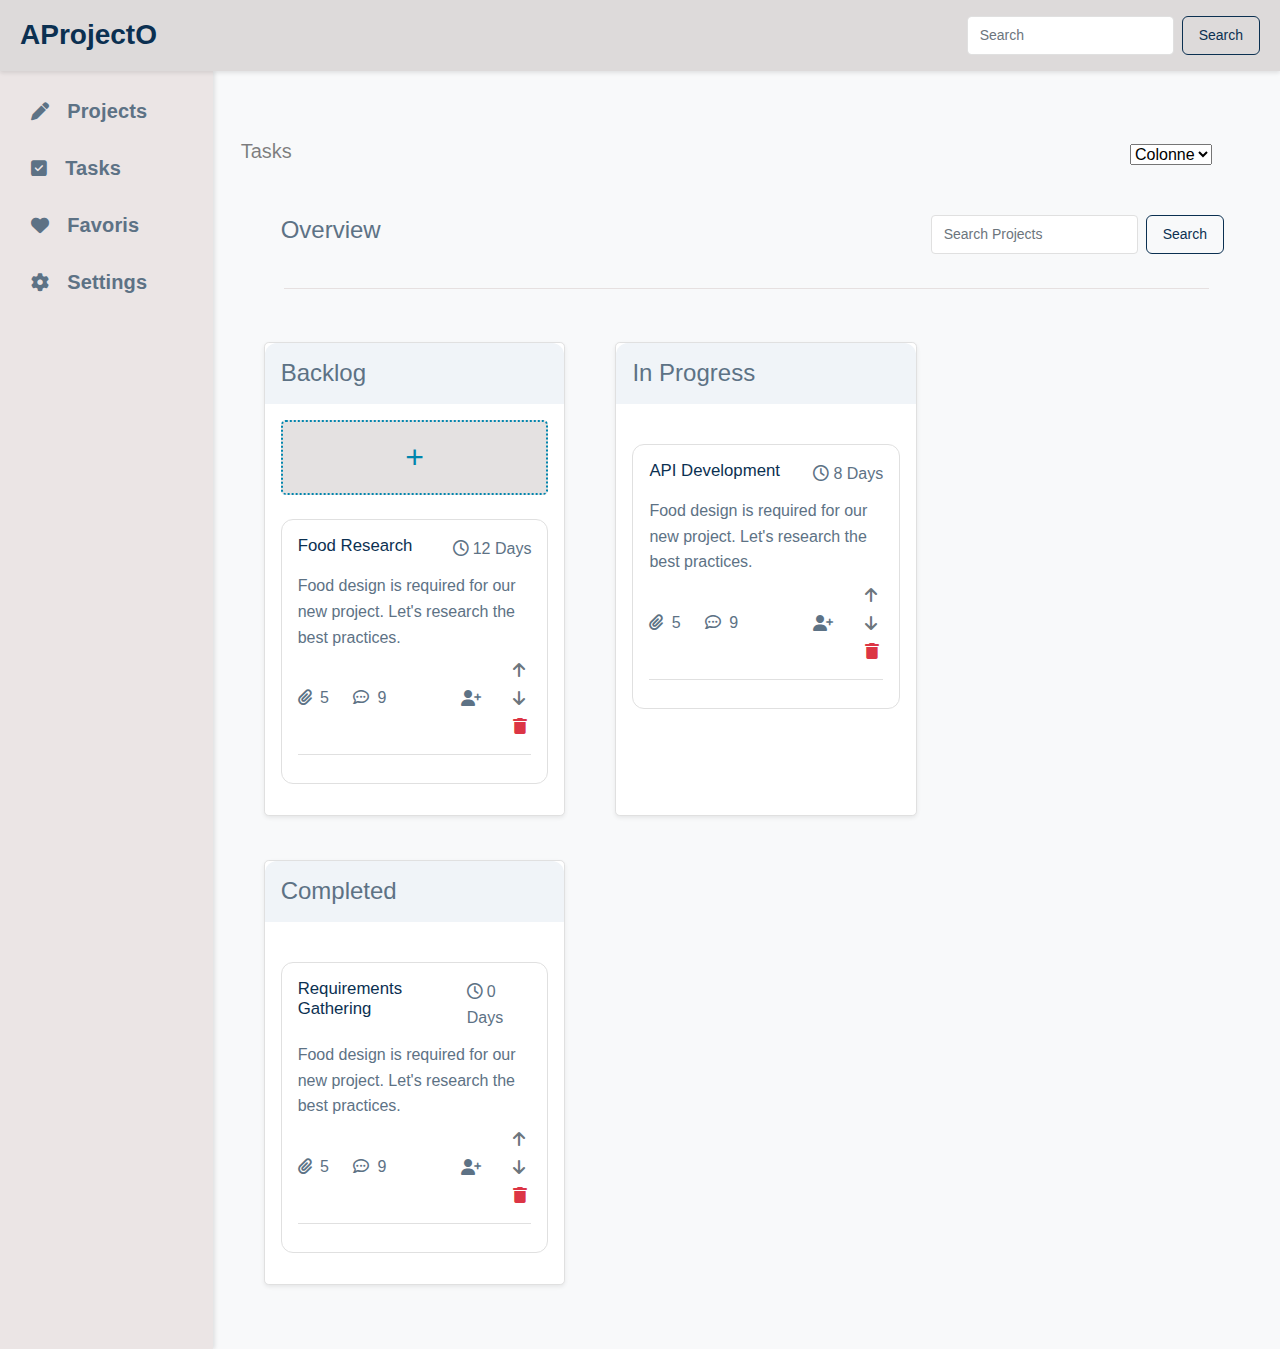
<file: Prj2/index.html>
<!DOCTYPE html>
<html lang="en">
<head>
    <meta charset="UTF-8">
    <meta name="viewport" content="width=device-width, initial-scale=1.0">
    <!-- Chemins corrigés pour les fichiers CSS -->
    <link rel="stylesheet" href="./Boostarp/css/bootstrap.min.css" />
    <link rel="stylesheet" href="./Boostarp/css/all.min.css" />
    <link rel="stylesheet" href="./css/index.css">
    <title>AProjectO</title>
    <style>
        /* Ajoutez vos styles CSS ici */
    </style>
</head>
<body>
    <!-- Navbar -->
    <nav class="navbar justify-content-between container-fluid py-2">
        <a class="navbar-brand fs-3" href="#">AProjectO</a>
        <form class="form-inline d-flex gap-2">
            <input class="form-control" type="search" placeholder="Search" aria-label="Search">
            <button class="btn btn-outline-dark" type="submit">Search</button>
        </form>
    </nav>

    <!-- Main Content -->
    <div class="d-flex flex-lg-row flex-column">
        <!-- Sidebar -->
        <div class="sidebar px-3">
            <ul class="ulSidebar">
                <li class="d-flex align-items-center">
                    <i class="fa-solid fa-pen me-2"></i>
                    <span class="fs-5 fw-bold">Projects</span>
                </li>
                <li class="d-flex align-items-center">
                    <i class="fa-solid fa-square-check me-2"></i>
                    <span class="fs-5 fw-bold">Tasks</span>
                </li>
                <li class="d-flex align-items-center">
                    <i class="fa-solid fa-heart me-2"></i>
                    <span class="fs-5 fw-bold">Favoris</span>
                </li>
                <li class="d-flex align-items-center">
                    <i class="fa-solid fa-gear me-2"></i>
                    <span class="fs-5 fw-bold">Settings</span>
                </li>
            </ul>
        </div>

        <!-- Content -->
        <div class="Content w-100">
            <div class="d-flex align-items-center justify-content-between pt-5">
                <h5 class="ms-2 text-black-50">Tasks</h5>
                <select aria-label="Type de vue" class="me-5 select-view" id="viewSelector">
                    <option value="colonne">Colonne</option>
                    <option value="liste">Liste</option>
                </select>
            </div>

            <!-- Overview Section -->
            <div class="Overview d-flex flex-wrap mt-4 ps-lg-5 ps-3 justify-content-between align-items-center position-relative mb-5">
                <h4>Overview</h4>
                <div class="d-none d-md-flex me-3">
                    <form class="form-inline d-flex gap-2" onsubmit="searchTasks(event)">
                        <input id="searchInput" class="form-control" type="search" placeholder="Search Projects" aria-label="Search">
                        <button class="btn btn-outline-dark" type="submit">Search</button>
                    </form>
                </div>
            </div>

            <!-- Task Status Columns -->
            <div class="status mt-4 ps-lg-3 ps-2 pe-lg-3 pe-2 row mx-0">
                <!-- Backlog Column -->
                <div class="col-lg-4 col-md-6 col-sm-12 mb-4" ondrop="drop(event)" ondragover="allowDrop(event)">
                    <div class="Backlog shadow-sm rounded-3">
                        <h4 class="p-3 rounded-top-3">Backlog</h4>
                        <div class="p-3 task-container">
                            <!-- Bouton pour ouvrir le popup -->
                            <div class="add-task-btn">
                                <div class="b6 d-flex fs-2 align-items-center justify-content-center rounded-3" data-bs-toggle="modal" data-bs-target="#taskPopup">+</div>
                            </div>

                            <!-- Tâches existantes -->
                            <div class="task mt-4 p-3 rounded-4" draggable="true" ondragstart="drag(event)" id="task1">
                                <div class="TaskHead d-flex justify-content-between">
                                    <h5 class="mb-0">Food Research</h5>
                                    <p class="mb-0"><i class="fa-regular fa-clock me-1"></i>12 Days</p>
                                </div>
                                <div class="my-2">
                                    <p class="mb-1">Food design is required for our new project. Let's research the best practices.</p>
                                </div>
                                <div class="d-flex gap-4 align-items-center">
                                    <p class="mb-0"><i class="fa-solid fa-paperclip me-1"></i> 5</p>
                                    <p class="mb-0"><i class="fa-regular fa-comment-dots me-1"></i> 9</p>
                                    <i class="fa-solid fa-user-plus ms-auto"></i>
                                    <div class="d-flex flex-column gap-1">
                                        <i class="fa-solid fa-arrow-up move-up" onclick="moveTaskUp(this)"></i>
                                        <i class="fa-solid fa-arrow-down move-down" onclick="moveTaskDown(this)"></i>
                                        <i class="fa-solid fa-trash delete-task" onclick="deleteTask('task1')"></i>
                                    </div>
                                </div>
                                <div class="comment-list mt-3"></div>
                            </div>
                        </div>
                    </div>
                </div>

                <!-- In Progress Column -->
                <div class="col-lg-4 col-md-6 col-sm-12 mb-4" ondrop="drop(event)" ondragover="allowDrop(event)">
                    <div class="InProgress shadow-sm rounded-3">
                        <h4 class="p-3 rounded-top-3">In Progress</h4>
                        <div class="p-3 task-container">
                            <!-- Tâches existantes -->
                            <div class="task mt-4 p-3 rounded-4" draggable="true" ondragstart="drag(event)" id="task3">
                                <div class="TaskHead d-flex justify-content-between">
                                    <h5 class="mb-0">API Development</h5>
                                    <p class="mb-0"><i class="fa-regular fa-clock me-1"></i>8 Days</p>
                                </div>
                                <div class="my-2">
                                    <p class="mb-1">Food design is required for our new project. Let's research the best practices.</p>
                                </div>
                                <div class="d-flex gap-4 align-items-center">
                                    <p class="mb-0"><i class="fa-solid fa-paperclip me-1"></i> 5</p>
                                    <p class="mb-0"><i class="fa-regular fa-comment-dots me-1"></i> 9</p>
                                    <i class="fa-solid fa-user-plus ms-auto"></i>
                                    <div class="d-flex flex-column gap-1">
                                        <i class="fa-solid fa-arrow-up move-up" onclick="moveTaskUp(this)"></i>
                                        <i class="fa-solid fa-arrow-down move-down" onclick="moveTaskDown(this)"></i>
                                        <i class="fa-solid fa-trash delete-task" onclick="deleteTask('task3')"></i>
                                    </div>
                                </div>
                                <div class="comment-list mt-3"></div>
                            </div>
                        </div>
                    </div>
                </div>

                <!-- Completed Column -->
                <div class="col-lg-4 col-md-12 col-sm-12 mb-4" ondrop="drop(event)" ondragover="allowDrop(event)">
                    <div class="Completed shadow-sm rounded-3">
                        <h4 class="p-3 rounded-top-3">Completed</h4>
                        <div class="p-3 task-container">
                            <!-- Tâches existantes -->
                            <div class="task mt-4 p-3 rounded-4" draggable="true" ondragstart="drag(event)" id="task5">
                                <div class="TaskHead d-flex justify-content-between">
                                    <h5 class="mb-0">Requirements Gathering</h5>
                                    <p class="mb-0"><i class="fa-regular fa-clock me-1"></i>0 Days</p>
                                </div>
                                <div class="my-2">
                                    <p class="mb-1">Food design is required for our new project. Let's research the best practices.</p>
                                </div>
                                <div class="d-flex gap-4 align-items-center">
                                    <p class="mb-0"><i class="fa-solid fa-paperclip me-1"></i> 5</p>
                                    <p class="mb-0"><i class="fa-regular fa-comment-dots me-1"></i> 9</p>
                                    <i class="fa-solid fa-user-plus ms-auto"></i>
                                    <div class="d-flex flex-column gap-1">
                                        <i class="fa-solid fa-arrow-up move-up" onclick="moveTaskUp(this)"></i>
                                        <i class="fa-solid fa-arrow-down move-down" onclick="moveTaskDown(this)"></i>
                                        <i class="fa-solid fa-trash delete-task" onclick="deleteTask('task5')"></i>
                                    </div>
                                </div>
                                <div class="comment-list mt-3"></div>
                            </div>
                        </div>
                    </div>
                </div>
            </div>
        </div>
    </div>

    <!-- Popup (Modal) pour créer une tâche -->
    <div class="modal fade" id="taskPopup" tabindex="-1" aria-labelledby="taskPopupLabel" aria-hidden="true">
        <div class="modal-dialog modal-lg">
            <div class="modal-content">
                <!-- Header du popup -->
                <div class="modal-header">
                    <h5 class="modal-title" id="taskPopupLabel">Créer une nouvelle tâche</h5>
                    <button type="button" class="btn-close" data-bs-dismiss="modal" aria-label="Close"></button>
                </div>

                <!-- Corps du popup -->
                <div class="modal-body">
                    <!-- Formulaire de création de tâche -->
                    <form id="taskForm" action="./php/save_task.php" method="POST">
                        <!-- Titre de la tâche -->
                        <input type="hidden" name="status" value="Backlog">
                        <div class="task-header">
                            <h3>Titre</h3>
                            <input type="text" name="title" placeholder="Titre de la tâche" required>
                            <div class="deadline-container">
                                <span class="deadline-label">Deadline:</span>
                                <input type="date" name="deadline" class="deadline-date" id="task-deadline" required>
                                <input type="time" name="deadline_time" class="deadline-time" id="task-deadline-time" required>
                            </div>
                        </div>
                
                        <!-- Form fields -->
                        <div class="form-fields">
                            <!-- Form fields content -->
                        </div>
                        
                        <!-- Attachments section -->
                        <div class="attachments">
                            <div class="section-title">Attachments:</div>
                            
                            <div class="add-attachment">
                                <label for="file-input" class="add-icon">+</label>
                                <input type="file" id="file-input" name="file" style="display: none;">
                            </div>
                        </div>
                        
                        <!-- Description section -->
                        <div class="description">
                            <div class="section-title">Description</div>
                            <div class="description-text">
                                <textarea id="description" name="description" placeholder="Ajouter description" required></textarea>
                            </div>
                        </div>
                        
                        <!-- Comment section -->
                        <div id="commentDisplay" class="comment-display mb-3">
                            <!-- Les commentaires seront ajoutés ici dynamiquement -->
                        </div>
                        
                        <div class="comment-box">
                            <img src="./img.png" alt="Commenter Avatar" class="commenter-avatar">
                            <div class="comment-input-container">
                                <div class="comment-toolbar">
                                    <button class="Bold-button">B</button>
                                    <button class="Italic-button">I</button>
                                    <button class="Underline-button">U</button>
                                    <button class="toolbar-button">≡</button>
                                    <button class="toolbar-button">#</button>
                                </div>
                                <div class="comment-input">
                                    <div id="comment" contenteditable="true" placeholder="Ajouter un commentaire..."></div>
                                </div>
                                <!-- Bouton pour envoyer le commentaire -->
                                <button id="sendCommentButton" class="btn btn-primary mt-2">Envoyer</button>
                            </div>
                        </div>
                        
                        <!-- Action buttons -->
                        <div class="action-buttons">
                            <button type="submit" class="btn btn-primary">Save</button>
                            <button type="button" class="btn btn-secondary" data-bs-dismiss="modal">Cancel</button>
                        </div>
                    </form>
                </div>
            </div>
        </div>
    </div>

    <!-- Scripts -->
    <script src="./Boostarp/js/bootstrap.bundle.min.js"></script>
    <script src="./script.js"></script>
</body>
</html>
</file>
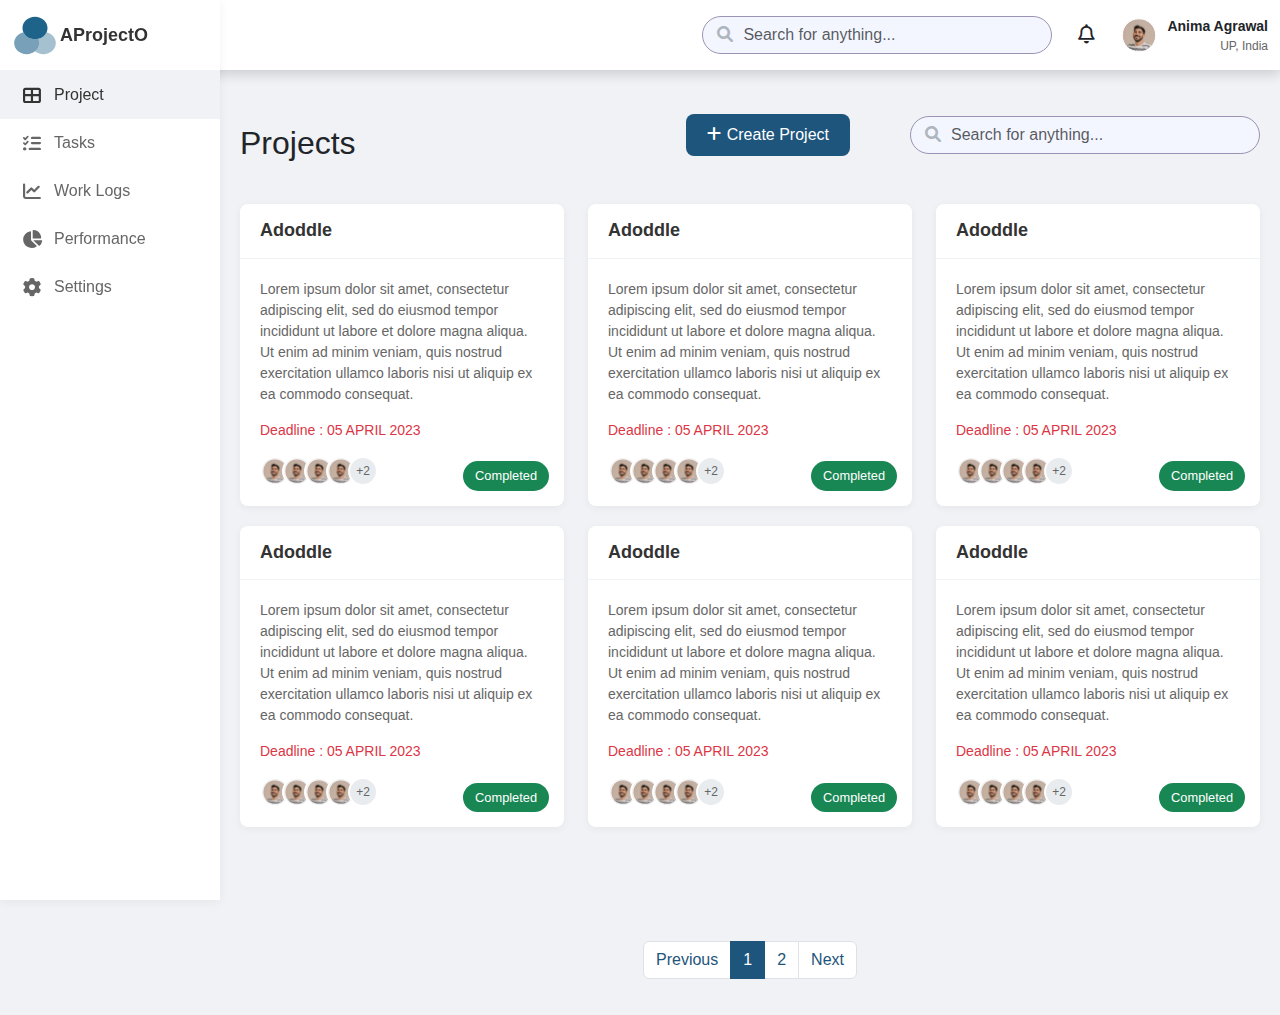
<file: Group_Project/Projects/index.html>
<!DOCTYPE html>
<html lang="en">
<head>
    <meta charset="UTF-8">
    <meta name="viewport" content="width=device-width, initial-scale=1.0">
    <title>AProjectO</title>
    <link href="https://cdn.jsdelivr.net/npm/bootstrap@5.3.0-alpha1/dist/css/bootstrap.min.css" rel="stylesheet">
    <link rel="stylesheet" href="https://cdnjs.cloudflare.com/ajax/libs/font-awesome/6.0.0/css/all.min.css">
    <link rel="stylesheet" href="style.css">
</head>
<body>
    <!-- Sidebar -->
    <div class="sidebar">
        <div class="brand">
            <div class="brand-icon"><img src="/Group_Project/Projects/Logo.svg" alt="Logo"></div>
            <div class="brand-text">AProjectO</div>
        </div>
        <div class="menu">
            <a href="#" class="menu-item active">
                <i class="fas fa-th-large"></i>
                Project
            </a>
            <a href="#" class="menu-item">
                <i class="fas fa-tasks"></i>
                Tasks
            </a>
            <a href="#" class="menu-item">
                <i class="fas fa-chart-line"></i>
                Work Logs
            </a>
            <a href="#" class="menu-item">
                <i class="fas fa-chart-pie"></i>
                Performance
            </a>
            <a href="#" class="menu-item">
                <i class="fas fa-cog"></i>
                Settings
            </a>
        </div>
    </div>

    <!-- Navbar -->
    <nav class="navbar navbar-expand-lg navbar-light mb-4">
        <div class="container-fluid">
            <div class="flex-grow-1"></div>
            <div class="search-box navbar_search me-3">
                <i class="fas fa-search search-icon"></i>
                <input type="text" class="form-control" placeholder="Search for anything...">
            </div>
            <div class="notifications me-3">
                <i class="far fa-bell"></i>
            </div>
            <div class="user-profile">
                <img src="/Group_Project/Projects/profile_photo.svg" alt="User" class="user-avatar">
                <div class="user-info">
                    <p class="user-name">Anima Agrawal</p>
                    <p class="user-location">UP, India</p>
                </div>
            </div>
        </div>
    </nav>
    
    <!-- Main Content -->
    <div class="main-content">
        <!-- Projects Header -->
        <div class="d-flex justify-content-between align-items-center mb-4">
            <h2>Projects</h2>
            <div class="d-flex justify-content-between align-items-center mb-4">
                <button class="btn btn-create" data-bs-toggle="modal" data-bs-target="#createProjectModal">
                    <i class="fas fa-plus"></i> Create Project
                </button>
                <div class="search-box" style="margin-left: 60px;">
                    <i class="fas fa-search search-icon"></i>
                    <input type="text" class="form-control" placeholder="Search for anything...">
                </div>
            </div>
        </div>

        <!-- Projects Grid -->
        <div class="row">
            <!-- Project Card 1 -->
            <div class="col-md-4">
                <div class="project-card">
                    <div class="project-card-header">
                        <h3 class="project-title">Adoddle</h3>
                        <span class="status-badge status-completed">Completed</span>
                    </div>
                    <div class="project-card-body">
                        <p class="project-desc">Lorem ipsum dolor sit amet, consectetur adipiscing elit, sed do eiusmod tempor incididunt ut labore et dolore magna aliqua. Ut enim ad minim veniam, quis nostrud exercitation ullamco laboris nisi ut aliquip ex ea commodo consequat.</p>
                        <p class="project-deadline">Deadline : 05 APRIL 2023</p>
                        <div class="d-flex justify-content-between">
                            <div class="project-team">
                                <div class="team-member"><img src="/Group_Project/Projects/profile_photo.svg" alt="Team Member"></div>
                                <div class="team-member"><img src="/Group_Project/Projects/profile_photo.svg" alt="Team Member"></div>
                                <div class="team-member"><img src="/Group_Project/Projects/profile_photo.svg" alt="Team Member"></div>
                                <div class="team-member"><img src="/Group_Project/Projects/profile_photo.svg" alt="Team Member"></div>
                                <div class="team-member">+2</div>
                            </div>
                        </div>
                    </div>
                </div>
            </div>

            <!-- Project Card 2 -->
            <div class="col-md-4">
                <div class="project-card">
                    <div class="project-card-header">
                        <h3 class="project-title">Adoddle</h3>
                        <span class="status-badge status-completed">Completed</span>
                    </div>
                    <div class="project-card-body">
                        <p class="project-desc">Lorem ipsum dolor sit amet, consectetur adipiscing elit, sed do eiusmod tempor incididunt ut labore et dolore magna aliqua. Ut enim ad minim veniam, quis nostrud exercitation ullamco laboris nisi ut aliquip ex ea commodo consequat.</p>
                        <p class="project-deadline">Deadline : 05 APRIL 2023</p>
                        <div class="d-flex justify-content-between">
                            <div class="project-team">
                                <div class="team-member"><img src="/Group_Project/Projects/profile_photo.svg" alt="Team Member"></div>
                                <div class="team-member"><img src="/Group_Project/Projects/profile_photo.svg" alt="Team Member"></div>
                                <div class="team-member"><img src="/Group_Project/Projects/profile_photo.svg" alt="Team Member"></div>
                                <div class="team-member"><img src="/Group_Project/Projects/profile_photo.svg" alt="Team Member"></div>
                                <div class="team-member">+2</div>
                            </div>
                            
                        </div>
                    </div>
                </div>
            </div>

            <!-- Project Card 3 -->
            <div class="col-md-4">
                <div class="project-card">
                    <div class="project-card-header">
                        <h3 class="project-title">Adoddle</h3>
                        <span class="status-badge status-completed">Completed</span>
                    </div>
                    <div class="project-card-body">
                        <p class="project-desc">Lorem ipsum dolor sit amet, consectetur adipiscing elit, sed do eiusmod tempor incididunt ut labore et dolore magna aliqua. Ut enim ad minim veniam, quis nostrud exercitation ullamco laboris nisi ut aliquip ex ea commodo consequat.</p>
                        <p class="project-deadline">Deadline : 05 APRIL 2023</p>
                        <div class="d-flex justify-content-between">
                            <div class="project-team">
                                <div class="team-member"><img src="/Group_Project/Projects/profile_photo.svg" alt="Team Member"></div>
                                <div class="team-member"><img src="/Group_Project/Projects/profile_photo.svg" alt="Team Member"></div>
                                <div class="team-member"><img src="/Group_Project/Projects/profile_photo.svg" alt="Team Member"></div>
                                <div class="team-member"><img src="/Group_Project/Projects/profile_photo.svg" alt="Team Member"></div>
                                <div class="team-member">+2</div>
                            </div>
                            
                        </div>
                    </div>
                </div>
            </div>

            <!-- Project Card 4 -->
            <div class="col-md-4">
                <div class="project-card">
                    <div class="project-card-header">
                        <h3 class="project-title">Adoddle</h3>
                        <span class="status-badge status-completed">Completed</span>
                    </div>
                    <div class="project-card-body">
                        <p class="project-desc">Lorem ipsum dolor sit amet, consectetur adipiscing elit, sed do eiusmod tempor incididunt ut labore et dolore magna aliqua. Ut enim ad minim veniam, quis nostrud exercitation ullamco laboris nisi ut aliquip ex ea commodo consequat.</p>
                        <p class="project-deadline">Deadline : 05 APRIL 2023</p>
                        <div class="d-flex justify-content-between">
                            <div class="project-team">
                                <div class="team-member"><img src="/Group_Project/Projects/profile_photo.svg" alt="Team Member"></div>
                                <div class="team-member"><img src="/Group_Project/Projects/profile_photo.svg" alt="Team Member"></div>
                                <div class="team-member"><img src="/Group_Project/Projects/profile_photo.svg" alt="Team Member"></div>
                                <div class="team-member"><img src="/Group_Project/Projects/profile_photo.svg" alt="Team Member"></div>
                                <div class="team-member">+2</div>
                            </div>
                            
                        </div>
                    </div>
                </div>
            </div>

            <!-- Project Card 5 -->
            <div class="col-md-4">
                <div class="project-card">
                    <div class="project-card-header">
                        <h3 class="project-title">Adoddle</h3>
                        <span class="status-badge status-completed">Completed</span>
                    </div>
                    <div class="project-card-body">
                        <p class="project-desc">Lorem ipsum dolor sit amet, consectetur adipiscing elit, sed do eiusmod tempor incididunt ut labore et dolore magna aliqua. Ut enim ad minim veniam, quis nostrud exercitation ullamco laboris nisi ut aliquip ex ea commodo consequat.</p>
                        <p class="project-deadline">Deadline : 05 APRIL 2023</p>
                        <div class="d-flex justify-content-between">
                            <div class="project-team">
                                <div class="team-member"><img src="/Group_Project/Projects/profile_photo.svg" alt="Team Member"></div>
                                <div class="team-member"><img src="/Group_Project/Projects/profile_photo.svg" alt="Team Member"></div>
                                <div class="team-member"><img src="/Group_Project/Projects/profile_photo.svg" alt="Team Member"></div>
                                <div class="team-member"><img src="/Group_Project/Projects/profile_photo.svg" alt="Team Member"></div>
                                <div class="team-member">+2</div>
                            </div>
                            
                        </div>
                    </div>
                </div>
            </div>

            <!-- Project Card 6 -->
            <div class="col-md-4">
                <div class="project-card">
                    <div class="project-card-header">
                        <h3 class="project-title">Adoddle</h3>
                        <span class="status-badge status-completed">Completed</span>
                    </div>
                    <div class="project-card-body">
                        <p class="project-desc">Lorem ipsum dolor sit amet, consectetur adipiscing elit, sed do eiusmod tempor incididunt ut labore et dolore magna aliqua. Ut enim ad minim veniam, quis nostrud exercitation ullamco laboris nisi ut aliquip ex ea commodo consequat.</p>
                        <p class="project-deadline">Deadline : 05 APRIL 2023</p>
                        <div class="d-flex justify-content-between">
                            <div class="project-team">
                                <div class="team-member"><img src="/Group_Project/Projects/profile_photo.svg" alt="Team Member"></div>
                                <div class="team-member"><img src="/Group_Project/Projects/profile_photo.svg" alt="Team Member"></div>
                                <div class="team-member"><img src="/Group_Project/Projects/profile_photo.svg" alt="Team Member"></div>
                                <div class="team-member"><img src="/Group_Project/Projects/profile_photo.svg" alt="Team Member"></div>
                                <div class="team-member">+2</div>
                            </div>
                        </div>
                    </div>
                </div>
            </div>
        </div>

        <!-- Pagination -->
        <nav aria-label="Page navigation">
            <ul class="pagination">
                <li class="page-item">
                    <a class="page-link" href="#" aria-label="Previous">
                        <span aria-hidden="true">Previous</span>
                    </a>
                </li>
                <li class="page-item active"><a class="page-link" href="#">1</a></li>
                <li class="page-item"><a class="page-link" href="#">2</a></li>
                <li class="page-item">
                    <a class="page-link" href="#" aria-label="Next">
                        <span aria-hidden="true">Next</span>
                    </a>
                </li>
            </ul>
        </nav>
    </div>

    <script src="script.js"></script>
</body>
</html>
</file>
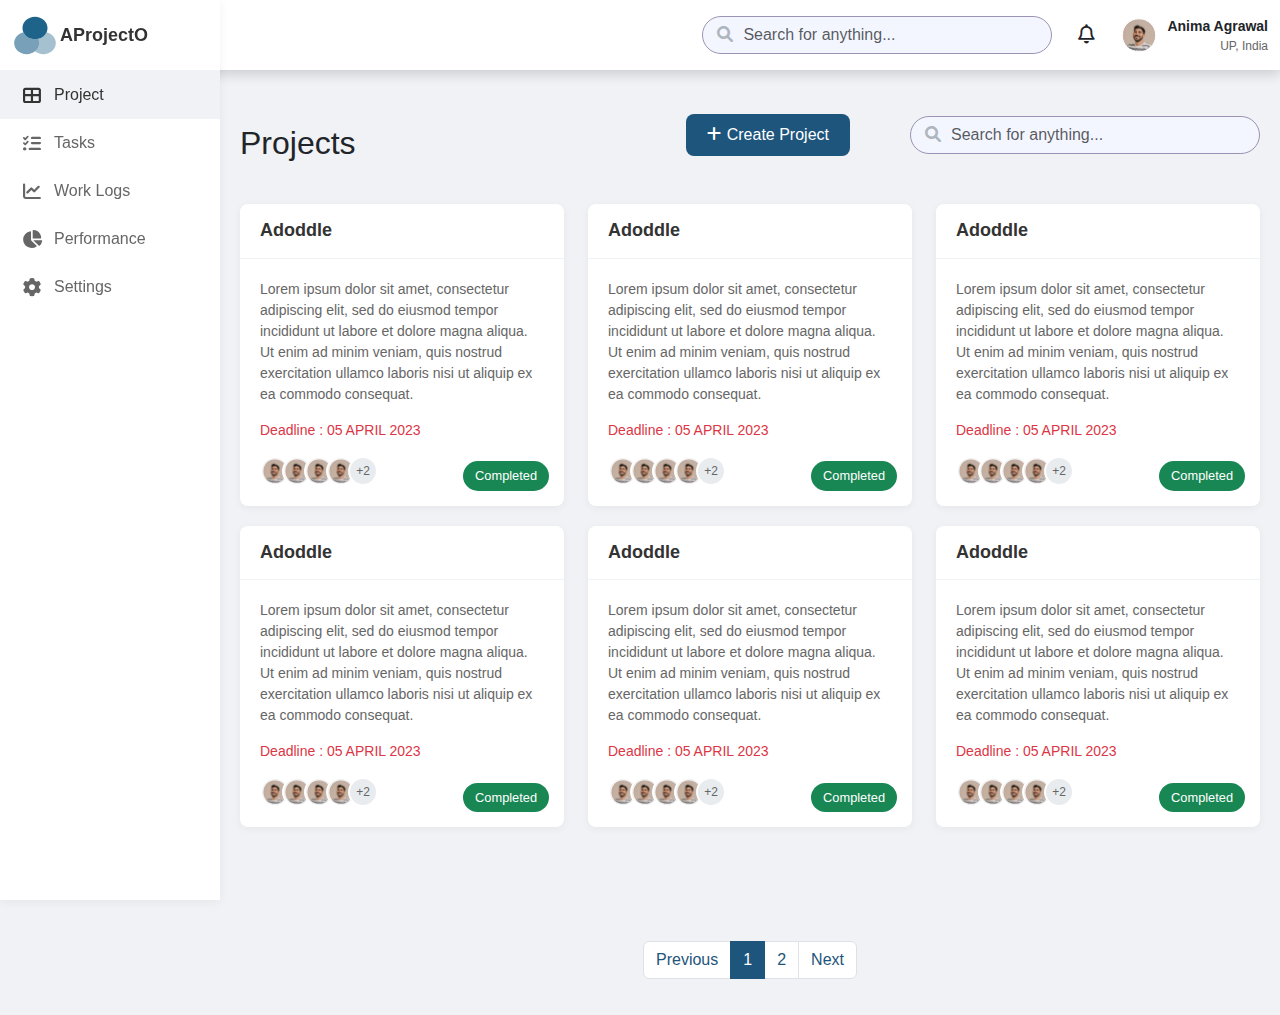
<file: Group_Project/Projects/admin.html>
<!DOCTYPE html>
<html lang="en">
<head>
    <meta charset="UTF-8">
    <meta name="viewport" content="width=device-width, initial-scale=1.0">
    <title>AProjectO</title>
    <link href="https://cdn.jsdelivr.net/npm/bootstrap@5.3.0-alpha1/dist/css/bootstrap.min.css" rel="stylesheet">
    <link rel="stylesheet" href="https://cdnjs.cloudflare.com/ajax/libs/font-awesome/6.0.0/css/all.min.css">
    <link rel="stylesheet" href="style.css">
</head>
<body>
    <!-- Sidebar -->
    <div class="sidebar">
        <div class="brand">
            <div class="brand-icon"><img src="/Group_Project/Projects/Logo.svg" alt="Logo"></div>
            <div class="brand-text">AProjectO</div>
        </div>
        <div class="menu">
            <a href="#" class="menu-item active">
                <i class="fas fa-th-large"></i>
                Project
            </a>
            <a href="#" class="menu-item">
                <i class="fas fa-tasks"></i>
                Tasks
            </a>
            <a href="#" class="menu-item">
                <i class="fas fa-chart-line"></i>
                Work Logs
            </a>
            <a href="#" class="menu-item">
                <i class="fas fa-chart-pie"></i>
                Performance
            </a>
            <a href="#" class="menu-item">
                <i class="fas fa-cog"></i>
                Settings
            </a>
        </div>
    </div>

    <!-- Navbar -->
    <nav class="navbar navbar-expand-lg navbar-light mb-4">
        <div class="container-fluid">
            <div class="flex-grow-1"></div>
            <div class="search-box navbar_search me-3">
                <i class="fas fa-search search-icon"></i>
                <input type="text" class="form-control" placeholder="Search for anything...">
            </div>
            <div class="notifications me-3">
                <i class="far fa-bell"></i>
            </div>
            <div class="user-profile">
                <img src="/Group_Project/Projects/profile_photo.svg" alt="User" class="user-avatar">
                <div class="user-info">
                    <p class="user-name">Anima Agrawal</p>
                    <p class="user-location">UP, India</p>
                </div>
            </div>
        </div>
    </nav>
    
    <!-- Main Content -->
    <div class="main-content">
        <!-- Projects Header -->
        <div class="d-flex justify-content-between align-items-center mb-4">
            <h2>Projects</h2>
            <div class="d-flex justify-content-between align-items-center mb-4">
                <button class="btn btn-create" data-bs-toggle="modal" data-bs-target="#createProjectModal">
                    <i class="fas fa-plus"></i> Create Project
                </button>
                <div class="search-box" style="margin-left: 60px;">
                    <i class="fas fa-search search-icon"></i>
                    <input type="text" class="form-control" placeholder="Search for anything...">
                </div>
            </div>
        </div>

        <!-- Projects Grid -->
        <div class="row">
            <!-- Project Card 1 -->
            <div class="col-md-4">
                <div class="project-card">
                    <div class="project-card-header">
                        <h3 class="project-title">Adoddle</h3>
                        <span class="status-badge status-completed">Completed</span>
                    </div>
                    <div class="project-card-body">
                        <p class="project-desc">Lorem ipsum dolor sit amet, consectetur adipiscing elit, sed do eiusmod tempor incididunt ut labore et dolore magna aliqua. Ut enim ad minim veniam, quis nostrud exercitation ullamco laboris nisi ut aliquip ex ea commodo consequat.</p>
                        <p class="project-deadline">Deadline : 05 APRIL 2023</p>
                        <div class="d-flex justify-content-between">
                            <div class="project-team">
                                <div class="team-member"><img src="/Group_Project/Projects/profile_photo.svg" alt="Team Member"></div>
                                <div class="team-member"><img src="/Group_Project/Projects/profile_photo.svg" alt="Team Member"></div>
                                <div class="team-member"><img src="/Group_Project/Projects/profile_photo.svg" alt="Team Member"></div>
                                <div class="team-member"><img src="/Group_Project/Projects/profile_photo.svg" alt="Team Member"></div>
                                <div class="team-member">+2</div>
                            </div>
                        </div>
                    </div>
                </div>
            </div>

            <!-- Project Card 2 -->
            <div class="col-md-4">
                <div class="project-card">
                    <div class="project-card-header">
                        <h3 class="project-title">Adoddle</h3>
                        <span class="status-badge status-completed">Completed</span>
                    </div>
                    <div class="project-card-body">
                        <p class="project-desc">Lorem ipsum dolor sit amet, consectetur adipiscing elit, sed do eiusmod tempor incididunt ut labore et dolore magna aliqua. Ut enim ad minim veniam, quis nostrud exercitation ullamco laboris nisi ut aliquip ex ea commodo consequat.</p>
                        <p class="project-deadline">Deadline : 05 APRIL 2023</p>
                        <div class="d-flex justify-content-between">
                            <div class="project-team">
                                <div class="team-member"><img src="/Group_Project/Projects/profile_photo.svg" alt="Team Member"></div>
                                <div class="team-member"><img src="/Group_Project/Projects/profile_photo.svg" alt="Team Member"></div>
                                <div class="team-member"><img src="/Group_Project/Projects/profile_photo.svg" alt="Team Member"></div>
                                <div class="team-member"><img src="/Group_Project/Projects/profile_photo.svg" alt="Team Member"></div>
                                <div class="team-member">+2</div>
                            </div>
                            
                        </div>
                    </div>
                </div>
            </div>

            <!-- Project Card 3 -->
            <div class="col-md-4">
                <div class="project-card">
                    <div class="project-card-header">
                        <h3 class="project-title">Adoddle</h3>
                        <span class="status-badge status-completed">Completed</span>
                    </div>
                    <div class="project-card-body">
                        <p class="project-desc">Lorem ipsum dolor sit amet, consectetur adipiscing elit, sed do eiusmod tempor incididunt ut labore et dolore magna aliqua. Ut enim ad minim veniam, quis nostrud exercitation ullamco laboris nisi ut aliquip ex ea commodo consequat.</p>
                        <p class="project-deadline">Deadline : 05 APRIL 2023</p>
                        <div class="d-flex justify-content-between">
                            <div class="project-team">
                                <div class="team-member"><img src="/Group_Project/Projects/profile_photo.svg" alt="Team Member"></div>
                                <div class="team-member"><img src="/Group_Project/Projects/profile_photo.svg" alt="Team Member"></div>
                                <div class="team-member"><img src="/Group_Project/Projects/profile_photo.svg" alt="Team Member"></div>
                                <div class="team-member"><img src="/Group_Project/Projects/profile_photo.svg" alt="Team Member"></div>
                                <div class="team-member">+2</div>
                            </div>
                            
                        </div>
                    </div>
                </div>
            </div>

            <!-- Project Card 4 -->
            <div class="col-md-4">
                <div class="project-card">
                    <div class="project-card-header">
                        <h3 class="project-title">Adoddle</h3>
                        <span class="status-badge status-completed">Completed</span>
                    </div>
                    <div class="project-card-body">
                        <p class="project-desc">Lorem ipsum dolor sit amet, consectetur adipiscing elit, sed do eiusmod tempor incididunt ut labore et dolore magna aliqua. Ut enim ad minim veniam, quis nostrud exercitation ullamco laboris nisi ut aliquip ex ea commodo consequat.</p>
                        <p class="project-deadline">Deadline : 05 APRIL 2023</p>
                        <div class="d-flex justify-content-between">
                            <div class="project-team">
                                <div class="team-member"><img src="/Group_Project/Projects/profile_photo.svg" alt="Team Member"></div>
                                <div class="team-member"><img src="/Group_Project/Projects/profile_photo.svg" alt="Team Member"></div>
                                <div class="team-member"><img src="/Group_Project/Projects/profile_photo.svg" alt="Team Member"></div>
                                <div class="team-member"><img src="/Group_Project/Projects/profile_photo.svg" alt="Team Member"></div>
                                <div class="team-member">+2</div>
                            </div>
                            
                        </div>
                    </div>
                </div>
            </div>

            <!-- Project Card 5 -->
            <div class="col-md-4">
                <div class="project-card">
                    <div class="project-card-header">
                        <h3 class="project-title">Adoddle</h3>
                        <span class="status-badge status-completed">Completed</span>
                    </div>
                    <div class="project-card-body">
                        <p class="project-desc">Lorem ipsum dolor sit amet, consectetur adipiscing elit, sed do eiusmod tempor incididunt ut labore et dolore magna aliqua. Ut enim ad minim veniam, quis nostrud exercitation ullamco laboris nisi ut aliquip ex ea commodo consequat.</p>
                        <p class="project-deadline">Deadline : 05 APRIL 2023</p>
                        <div class="d-flex justify-content-between">
                            <div class="project-team">
                                <div class="team-member"><img src="/Group_Project/Projects/profile_photo.svg" alt="Team Member"></div>
                                <div class="team-member"><img src="/Group_Project/Projects/profile_photo.svg" alt="Team Member"></div>
                                <div class="team-member"><img src="/Group_Project/Projects/profile_photo.svg" alt="Team Member"></div>
                                <div class="team-member"><img src="/Group_Project/Projects/profile_photo.svg" alt="Team Member"></div>
                                <div class="team-member">+2</div>
                            </div>
                            
                        </div>
                    </div>
                </div>
            </div>

            <!-- Project Card 6 -->
            <div class="col-md-4">
                <div class="project-card">
                    <div class="project-card-header">
                        <h3 class="project-title">Adoddle</h3>
                        <span class="status-badge status-completed">Completed</span>
                    </div>
                    <div class="project-card-body">
                        <p class="project-desc">Lorem ipsum dolor sit amet, consectetur adipiscing elit, sed do eiusmod tempor incididunt ut labore et dolore magna aliqua. Ut enim ad minim veniam, quis nostrud exercitation ullamco laboris nisi ut aliquip ex ea commodo consequat.</p>
                        <p class="project-deadline">Deadline : 05 APRIL 2023</p>
                        <div class="d-flex justify-content-between">
                            <div class="project-team">
                                <div class="team-member"><img src="/Group_Project/Projects/profile_photo.svg" alt="Team Member"></div>
                                <div class="team-member"><img src="/Group_Project/Projects/profile_photo.svg" alt="Team Member"></div>
                                <div class="team-member"><img src="/Group_Project/Projects/profile_photo.svg" alt="Team Member"></div>
                                <div class="team-member"><img src="/Group_Project/Projects/profile_photo.svg" alt="Team Member"></div>
                                <div class="team-member">+2</div>
                            </div>
                            
                        </div>
                    </div>
                </div>
            </div>
        </div>

        <!-- Pagination -->
        <nav aria-label="Page navigation">
            <ul class="pagination">
                <li class="page-item">
                    <a class="page-link" href="#" aria-label="Previous">
                        <span aria-hidden="true">Previous</span>
                    </a>
                </li>
                <li class="page-item active"><a class="page-link" href="#">1</a></li>
                <li class="page-item"><a class="page-link" href="#">2</a></li>
                <li class="page-item">
                    <a class="page-link" href="#" aria-label="Next">
                        <span aria-hidden="true">Next</span>
                    </a>
                </li>
            </ul>
        </nav>
    </div>

    <script src="script.js"></script>
</body>
</html>
</file>
<file: Prj2/css/index.css>
/* Variables CSS pour une meilleure maintenabilité */
:root {
    --primary-bg: #f8f9fa;
    --sidebar-bg: hsl(0, 15%, 91%);
    --navbar-bg: hsl(0, 4%, 86%);
    --text-dark: #0B3051;
    --text-medium: #5D7285;
    --text-light: #6c757d;
    --border-color: #e0e0e0;
    --blue-accent: #0085ad;
    --shadow-sm: 0 2px 4px rgba(0, 0, 0, 0.1);
    --shadow-md: 0 4px 8px rgba(0, 0, 0, 0.15);
    --transition-base: all 0.3s cubic-bezier(0.25, 0.8, 0.25, 1);
}

/* Reset et styles de base */
body {
    font-family: 'Poppins', -apple-system, BlinkMacSystemFont, sans-serif;
    background-color: var(--primary-bg);
    overflow-x: hidden;
    line-height: 1.6;
    color: var(--text-medium);
    margin: 0;
    padding: 0;
    transition: all 0.3s ease;
}

* {
    transition: background-color 0.3s ease, color 0.3s ease, transform 0.3s ease;
    box-sizing: border-box;
}

/* Barre de navigation */
.navbar {
    background-color: var(--navbar-bg);
    box-shadow: var(--shadow-sm);
    padding: 10px 20px;
    display: flex;
    justify-content: space-between;
    align-items: center;
    flex-wrap: wrap;
}

.navbar > a {
    color: var(--text-dark);
    font-weight: 600;
    font-size: 1.5rem;
    text-decoration: none;
}

.form-inline {
    display: flex;
    flex-wrap: nowrap;
    align-items: center;
    gap: 10px;
}

.form-control {
    padding: 8px 12px;
    border: 1px solid var(--border-color);
    border-radius: 4px;
    font-size: 14px;
}

.btn {
    padding: 8px 16px;
    border-radius: 4px;
    cursor: pointer;
    font-size: 14px;
    transition: all 0.3s ease;
}

.btn-outline-dark {
    background-color: transparent;
    border: 1px solid var(--text-dark);
    color: var(--text-dark);
}

.btn-outline-dark:hover {
    background-color: var(--text-dark);
    color: white;
}

/* Conteneur principal */
.main-container {
    display: flex;
    flex-direction: column;
    min-height: calc(100vh - 56px);
}

@media (min-width: 992px) {
    .main-container {
        flex-direction: row;
    }
}

/* Sidebar */
.sidebar {
    background-color: var(--sidebar-bg);
    box-shadow: 2px 0 4px rgba(0, 0, 0, 0.1);
    padding: 20px;
    width: 100%;
}

@media (min-width: 576px) {
    .sidebar {
        width: 180px;
    }
}

@media (min-width: 768px) {
    .sidebar {
        width: 200px;
    }
}

@media (min-width: 992px) {
    .sidebar {
        width: 250px;
        min-height: 100%;
    }
}

.ulSidebar {
    display: flex;
    flex-direction: column;
    gap: 15px;
    padding-left: 0;
    list-style-type: none;
    margin: 0;
}

@media (max-width: 576px) {
    .ulSidebar {
        flex-direction: row;
        flex-wrap: wrap;
        justify-content: space-around;
        gap: 10px;
    }
}

.ulSidebar > .d-flex {
    color: var(--text-medium);
    font-family: 'Poppins', sans-serif;
    line-height: 21.954px;
    letter-spacing: 0.146px;
    transition: var(--transition-base);
    position: relative;
    cursor: pointer;
    list-style: none;
    padding: 10px 15px;
    border-radius: 8px;
    display: flex;
    align-items: center;
    gap: 10px;
    margin: 0;
}

.ulSidebar > .d-flex:hover {
    color: hsl(234, 71%, 61%);
    background-color: rgba(234, 71%, 61%, 0.1);
    transform: translateX(5px);
}

.ulSidebar > .d-flex:hover::after {
    content: "";
    position: absolute;
    height: 1px;
    width: 80%;
    left: 10%;
    background-color: hsl(234, 71%, 54%);
    bottom: 0;
}

.ulSidebar > .d-flex i {
    margin-right: 0;
    font-size: 18px;
}

@media (max-width: 576px) {
    .ulSidebar > .d-flex i {
        font-size: 16px;
    }
    .ulSidebar > .d-flex li {
        font-size: 14px;
    }
}

/* Contenu principal */
.Content {
    padding: 20px;
    flex-grow: 1;
    width: 100%;
}

@media (max-width: 576px) {
    .Content {
        padding: 10px;
    }
}

.Overview {
    padding: 20px;
    position: relative;
    display: flex;
    justify-content: space-between;
    align-items: center;
    flex-wrap: wrap;
}

@media (max-width: 767.98px) {
    .Overview {
        flex-direction: column;
        align-items: flex-start;
    }
    .Overview h4 {
        margin-bottom: 15px;
    }
}

.Overview::after {
    content: "";
    position: absolute;
    height: 1px;
    width: 90%;
    left: 5%;
    background-color: rgb(230, 224, 224);
    bottom: -15px;
}

/* Colonnes de statut */
.status {
    padding: 20px;
    display: flex;
    flex-wrap: wrap;
    gap: 20px;
    margin: 0;
}

@media (max-width: 576px) {
    .status {
        padding: 0;
    }
}

.Backlog, .InProgress, .Completed {
    background-color: #ffffff;
    border: 1px solid #e0e0e0;
    height: 100%;
    border-radius: 12px;
    box-shadow: 0 4px 6px rgba(0, 0, 0, 0.1);
    transition: box-shadow 0.3s ease;
    flex: 1;
    min-width: 300px;
}

@media (max-width: 576px) {
    .Backlog, .InProgress, .Completed {
        min-width: 100%;
        margin-bottom: 20px;
    }
}

.Backlog:hover, .InProgress:hover, .Completed:hover {
    box-shadow: 0 6px 12px rgba(0, 0, 0, 0.15);
}

.Backlog > h4, .InProgress > h4, .Completed > h4 {
    background: #f0f4f8;
    margin: 0;
    padding: 15px;
    border-radius: 12px 12px 0 0;
}

.task-container {
    padding: 10px;
    max-height: 70vh;
    overflow-y: auto;
}

@media (max-width: 767.98px) {
    .task-container {
        max-height: 50vh;
    }
}

/* Cartes de tâches */
.task {
    background-color: #ffffff;
    border: 1px solid #e0e0e0;
    border-radius: 12px;
    padding: 15px;
    margin-bottom: 15px;
    cursor: pointer;
    transition: transform 0.3s ease, box-shadow 0.3s ease;
    animation: fadeIn 0.3s ease;
}

@media (max-width: 767.98px) {
    .task {
        padding: 12px;
    }
}

.task:hover {
    transform: translateY(-5px);
    box-shadow: 0 8px 16px rgba(0, 0, 0, 0.2);
    border-color: #c2cfe0;
}

.task:active {
    cursor: grabbing;
}

.TaskHead {
    margin-bottom: 0.75rem;
}

.TaskHead h5 {
    font-size: 1.05rem;
    color: var(--text-dark);
    margin-bottom: 0;
}

@media (max-width: 767.98px) {
    .TaskHead h5 {
        font-size: 16px;
    }
}

/* Bouton d'ajout de tâche */
.add-task-btn > .b6 {
    background-color: rgb(228, 225, 225);
    border-style: dotted;
    border-width: 2px;
    color: rgb(0, 133, 173);
    margin: 0;
    padding: 10px;
    text-align: center;
    cursor: pointer;
    transition: background-color 0.3s ease;
}

.add-task-btn > .b6:hover {
    background-color: rgb(200, 200, 200);
}

/* Boutons d'action */
.move-up, .move-down, .delete-task, .fa-user-plus {
    cursor: pointer;
    transition: var(--transition-base);
    padding: 0.25rem;
}

.move-up, .move-down {
    font-size: 16px;
    color: #6c757d;
}

.move-up:hover, .move-down:hover {
    color: #007bff;
    transform: scale(1.2);
}

.delete-task {
    color: #dc3545;
}

.delete-task:hover {
    color: #a71d2a;
    transform: scale(1.1);
}

.fa-user-plus:hover {
    color: #17a2b8;
    transform: scale(1.1);
}

/* Overlays et popups */
.popup-overlay, .confirm-overlay {
    position: fixed;
    top: 0;
    left: 0;
    width: 100%;
    height: 100%;
    background-color: rgba(0, 0, 0, 0.5);
    display: flex;
    justify-content: center;
    align-items: center;
    z-index: 1000;
    opacity: 0;
    visibility: hidden;
    transition: opacity 0.3s ease;
}

.popup-overlay.active, .confirm-overlay.active {
    opacity: 1;
    visibility: visible;
}

.confirm-box, .task-form-container {
    background-color: white;
    padding: 20px;
    border-radius: 10px;
    box-shadow: 0 4px 20px rgba(0, 0, 0, 0.08);
    max-width: 400px;
    width: 90%;
}

@media (max-width: 576px) {
    .task-form-container {
        width: 95%;
        margin: 10px auto;
    }
}

.confirm-buttons {
    display: flex;
    justify-content: flex-end;
    gap: 10px;
    margin-top: 20px;
}

.confirm-button {
    padding: 10px 20px;
    border: none;
    border-radius: 5px;
    cursor: pointer;
    font-size: 14px;
    transition: background-color 0.3s ease;
}

.confirm-yes {
    background-color: #dc3545;
    color: white;
}

.confirm-yes:hover {
    background-color: #c82333;
}

.confirm-no {
    background-color: #6c757d;
    color: white;
}

.confirm-no:hover {
    background-color: #5a6268;
}

/* Commentaires */
.comment-list, #commentDisplay {
    max-height: 150px;
    overflow-y: auto;
    margin-top: 0.75rem;
    padding-top: 0.75rem;
    border-top: 1px solid var(--border-color);
}

.comment-item {
    background-color: #f9f9f9;
    padding: 8px;
    border-radius: 4px;
    border: 1px solid #e0e0e0;
    margin-bottom: 8px;
    animation: fadeIn 0.3s ease-out;
}

/* Drag and Drop */
.dragging {
    opacity: 0.5;
    transform: scale(0.95);
    transition: opacity 0.2s, transform 0.2s;
}

[ondrop] {
    transition: background-color 0.3s ease;
}

[ondrop]:hover {
    background-color: rgba(0, 0, 0, 0.02);
}

/* Popup */


.task-form-container {
    width: 100%;
    max-width: 600px;
    background-color: #fff;
    border-radius: 12px;
    box-shadow: 0 10px 25px rgba(0, 0, 0, 0.2);
    overflow: hidden;
    transform: translateY(20px);
    transition: transform 0.3s ease;
    margin: 20px;
    max-height: calc(100vh - 40px);
    display: flex;
    flex-direction: column;
}

#popupOverlay.active .task-form-container {
    transform: translateY(0);
}

/* En-tête du popup */
.form-header {
    display: flex;
    justify-content: space-between;
    align-items: center;
    padding: 16px 24px;
    background-color: #f8f9fa;
    border-bottom: 1px solid #e9ecef;
}

.project-info {
    font-size: 14px;
    color: #6c757d;
    font-weight: 500;
}

.close-button {
    font-size: 24px;
    color: #6c757d;
    cursor: pointer;
    transition: color 0.2s;
}

.close-button:hover {
    color: #495057;
}

/* Corps du formulaire */
.task-header {
    padding: 16px 24px 0;
}

.task-header input {
    width: 100%;
    border: none;
    font-size: 18px;
    font-weight: 600;
    padding: 8px 0;
    border-bottom: 2px solid #e9ecef;
    transition: border-color 0.3s;
}

.task-header input:focus {
    outline: none;
    border-color: #0d6efd;
}

/* Autres styles de formulaire */
.deadline-container, .form-fields, .comment-section, .action-buttons {
    padding: 0 24px;
}

.comment-section {
    padding: 0 24px;
    flex-grow: 1;
    display: flex;
    flex-direction: column;
    overflow: hidden;
}

.deadline-container {
    display: flex;
    align-items: center;
    gap: 10px;
    padding-top: 12px;
    padding-bottom: 12px;
}

@media (max-width: 767.98px) {
    .deadline-container {
        flex-wrap: wrap;
    }
    .deadline-date, .deadline-time {
        width: 100%;
        margin-bottom: 5px;
    }
}

.deadline-label {
    font-size: 14px;
    color: #495057;
    font-weight: 500;
}

.deadline-date, .deadline-time {
    padding: 6px 12px;
    border: 1px solid #ced4da;
    border-radius: 6px;
    font-size: 14px;
}

.deadline-date:focus, .deadline-time:focus {
    outline: none;
    border-color: #86b7fe;
    box-shadow: 0 0 0 0.25rem rgba(13, 110, 253, 0.25);
}

.form-field {
    display: flex;
    gap: 12px;
    margin-bottom: 16px;
}

@media (max-width: 767.98px) {
    .form-field {
        flex-direction: column;
        gap: 5px;
    }
    .field-value {
        width: 100%;
    }
}

.field-icon {
    font-size: 20px;
    color: #6c757d;
}

.field-label {
    font-size: 14px;
    color: #495057;
    font-weight: 500;
    min-width: 80px;
}

.field-value {
    flex-grow: 1;
}

#description {
    width: 100%;
    min-height: 100px;
    padding: 10px;
    border: 1px solid #ced4da;
    border-radius: 6px;
    resize: vertical;
    font-family: inherit;
}

.description-header {
    height: 0;
}

#description:focus {
    outline: none;
    border-color: #86b7fe;
    box-shadow: 0 0 0 0.25rem rgba(13, 110, 253, 0.25);
}

/* Commentaires */
#commentDisplay {
    max-height: 150px;
    overflow-y: auto;
    margin-bottom: 12px;
    border: 1px solid #e9ecef;
    border-radius: 6px;
    padding: 10px;
    flex-shrink: 0;
}

.comment-box {
    border: 1px solid #ced4da;
    border-radius: 6px;
    overflow: hidden;
}

.comment-input-container {
    position: relative;
    display: flex;
    flex-direction: column;
}

.comment-toolbar {
    display: flex;
    padding: 6px 8px;
    background-color: #f8f9fa;
    border-bottom: 1px solid #e9ecef;
}

.toolbar-button {
    background: none;
    border: none;
    padding: 4px 8px;
    margin-right: 4px;
    cursor: pointer;
    font-size: 16px;
    color: #6c757d;
    border-radius: 4px;
}

.toolbar-button:hover {
    background-color: #e9ecef;
}

#comment {
    min-height: 80px;
    padding: 12px;
    font-family: inherit;
    font-size: 14px;
    outline: none;
}

#comment:empty:before {
    content: attr(placeholder);
    color: #6c757d;
    display: block;
}

.btn-send-comment {
    background-color: #0d6efd;
    color: white;
    border: none;
    padding: 8px 16px;
    border-radius: 4px;
    margin-top: 8px;
    cursor: pointer;
    transition: background-color 0.2s;
}

.btn-send-comment:hover {
    background-color: #0b5ed7;
}

/* Boutons d'action */
.action-buttons {
    display: flex;
    justify-content: flex-end;
    gap: 12px;
    padding: 16px 24px;
    background-color: #f8f9fa;
    border-top: 1px solid #e9ecef;
}

.btn {
    padding: 8px 16px;
    border-radius: 6px;
    font-weight: 500;
    cursor: pointer;
    transition: all 0.2s;
}

.btn-primary {
    background-color: #0d6efd;
    color: white;
    border: 1px solid #0d6efd;
}

.btn-primary:hover {
    background-color: #0b5ed7;
    border-color: #0a58ca;
}

.btn-secondary {
    background-color: #6c757d;
    color: white;
    border: 1px solid #6c757d;
}

.btn-secondary:hover {
    background-color: #5c636a;
    border-color: #565e64;
}

/* Animations */
@keyframes fadeIn {
    from { opacity: 0; transform: translateY(10px); }
    to { opacity: 1; transform: translateY(0); }
}

/* Nouveau style pour le champ description */
.form-field.description-field {
    display: flex;
    flex-direction: column;
    gap: 10px;
    margin-bottom: 20px;
}

.description-header {
    display: flex;
    align-items: center;
    gap: 10px;
}

.description-textarea {
    width: 100%;
    min-height: 120px;
    padding: 15px;
    border: 1px solid var(--border-color);
    border-radius: 8px;
    resize: vertical;
    font-family: var(--font-primary);
    font-size: 14px;
    line-height: 1.6;
    transition: all 0.3s ease;
    background-color: white;
}

.description-textarea:focus {
    outline: none;
    border-color: var(--blue-accent);
    box-shadow: 0 0 0 2px rgba(0, 133, 173, 0.1);
}

/* Style existant des commentaires */
.comment-input-container {
    width: 100%;
}

#comment {
    width: 100%;
    min-height: 80px;
    padding: 12px;
    border: 1px solid var(--border-color);
    border-radius: 8px;
    font-family: inherit;
    font-size: 14px;
}

/* Grille responsive */
.row {
    display: flex;
    flex-wrap: wrap;
    margin-right: -15px;
    margin-left: -15px;
}

.col-lg-4, .col-md-6, .col-sm-12 {
    position: relative;
    width: 100%;
    padding-right: 15px;
    padding-left: 15px;
}

@media (min-width: 576px) {
    .col-sm-12 {
        flex: 0 0 100%;
        max-width: 100%;
    }
}

@media (min-width: 768px) {
    .col-md-6 {
        flex: 0 0 50%;
        max-width: 50%;
    }
}

@media (min-width: 992px) {
    .col-lg-4 {
        flex: 0 0 33.333333%;
        max-width: 33.333333%;
    }
}

/* Correction pour les petits écrans */
@media (max-width: 576px) {
    .navbar {
        flex-direction: column;
        align-items: flex-start;
        padding: 10px;
    }
    
    .navbar-brand {
        margin-bottom: 10px;
    }
    
    .form-inline {
        width: 100%;
    }
    
    .form-inline input {
        width: 70% !important;
    }
    
    .sidebar {
        width: 100%;
        min-height: auto;
        padding: 15px;
    }
    
    .ulSidebar {
        flex-direction: row;
        flex-wrap: wrap;
        justify-content: space-around;
        gap: 10px;
    }
    
    .ulSidebar > .d-flex {
        padding: 8px 12px;
        font-size: 14px;
    }
    
    .Content {
        padding: 10px;
    }
    
    .status {
        padding: 0;
    }
    
    .Backlog, .InProgress, .Completed {
        min-width: 100%;
        margin-bottom: 20px;
    }
    
    .task-form-container {
        width: 95%;
        margin: 10px auto;
    }
    
    .form-field {
        flex-direction: column;
    }
    
    #description {
        width: 100% !important;
    }
}
/* Conteneur du sélecteur */
.select-container {
    position: relative;
    display: inline-block;
    min-width: 120px;
    margin: 10px;
  }
  
  /* Style de base du select */
  .select-container select {
    appearance: none;
    -webkit-appearance: none;
    -moz-appearance: none;
    width: 100%;
    padding: 10px 15px;
    padding-right: 35px;
    font-size: 14px;
    font-family: 'Poppins', sans-serif;
    color: var(--text-dark);
    background-color: white;
    border: 1px solid var(--border-color);
    border-radius: 8px;
    box-shadow: var(--shadow-sm);
    cursor: pointer;
    transition: all 0.3s ease;
  }
  
  /* Flèche personnalisée */
  .select-container::after {
    content: "▼";
    font-size: 12px;
    color: var(--text-medium);
    position: absolute;
    right: 15px;
    top: 50%;
    transform: translateY(-50%);
    pointer-events: none;
    transition: transform 0.2s ease;
  }
  
  /* États interactifs */
  .select-container select:hover {
    border-color: var(--blue-accent);
    box-shadow: 0 0 0 3px rgba(0, 133, 173, 0.1);
  }
  
  .select-container select:focus {
    outline: none;
    border-color: var(--blue-accent);
    box-shadow: 0 0 0 3px rgba(0, 133, 173, 0.2);
  }
  
  .select-container select:active {
    transform: translateY(1px);
  }
  
  /* Animation quand ouvert */
  .select-container select:focus + ::after {
    transform: translateY(-50%) rotate(180deg);
  }
  
  /* Style des options */
  .select-container option {
    padding: 10px 15px;
    background-color: white;
    color: var(--text-dark);
  }
  
  .select-container option:hover {
    background-color: var(--blue-accent);
    color: white;
  }
  
  /* Version sombre si nécessaire */
  .dark-mode .select-container select {
    background-color: #2d3748;
    color: white;
    border-color: #4a5568;
  }
  
  .dark-mode .select-container::after {
    color: #a0aec0;
  }
  
  .dark-mode .select-container option {
    background-color: #2d3748;
    color: white;
  }
  
  /* Responsive */
  @media (max-width: 768px) {
    .select-container {
      width: 100%;
      margin: 10px 0;
    }
    
    .select-container select {
      padding: 12px 15px;
      font-size: 16px;
    }
  }
  /* Ajoutez ce CSS pour améliorer l'expérience */
.task-container {
    min-height: 100px;
    transition: background-color 0.3s;
}

.task-container.drag-over {
    background-color: rgba(0, 0, 0, 0.05);
    border: 2px dashed #2196F3;
}

.task.dragging {
    opacity: 0.5;
    transform: scale(0.95);
    box-shadow: 0 10px 20px rgba(0, 0, 0, 0.2);
}

.column-empty-area {
    min-height: 20px;
    background-color: rgba(0,0,0,0.02);
    border: 2px dashed transparent;
    transition: all 0.3s;
}

.column-empty-area.drag-over {
    background-color: rgba(0,0,0,0.05);
    border-color: #2196F3;
}

.task-container.drag-over, .column-empty-area.drag-over {
    transition: all 0.3s ease;
    background-color: rgba(33, 150, 243, 0.1);
    border: 2px dashed #2196F3;
}

.task.dragging {
    opacity: 0.5;
    transform: scale(0.98);
    transition: all 0.3s ease;
}

/* Popup Overlay */
#popupOverlay {
    position: fixed;
    top: 0;
    left: 0;
    right: 0;
    bottom: 0;
    background-color: rgba(0, 0, 0, 0.5);
    z-index: 1000;
    opacity: 0;
    visibility: hidden;
    transition: opacity 0.3s ease;
    display: flex;
    justify-content: center;
    align-items: center;
}

#popupOverlay.active {
    opacity: 1;
    visibility: visible;
}

/* Conteneur du formulaire avec hauteur fixe */
.task-form-container {
    width: 90%;
    max-width: 700px;
    background-color: #fff;
    border-radius: 12px;
    box-shadow: 0 10px 25px rgba(0, 0, 0, 0.2);
    display: flex;
    flex-direction: column;
    max-height: 90vh; /* Hauteur maximale du popup */
}

/* Contenu scrollable */
.scrollable-content {
    overflow-y: auto;
    padding: 0 24px;
    flex-grow: 1;
    /* 150px = hauteur approximative du header + footer */
    max-height: calc(90vh - 150px); 
}

/* Empêcher le scroll du body */
body.popup-open {
    overflow: hidden;
}

/* Style amélioré pour la scrollbar */
.scrollable-content::-webkit-scrollbar {
    width: 8px;
}

.scrollable-content::-webkit-scrollbar-track {
    background: #f1f1f1;
    border-radius: 4px;
}

.scrollable-content::-webkit-scrollbar-thumb {
    background: #c1c1c1;
    border-radius: 4px;
}

.scrollable-content::-webkit-scrollbar-thumb:hover {
    background: #a8a8a8;
}

.comment-item {
    padding: 8px 12px;
    margin-bottom: 8px;
    background-color: #f8f9fa;
    border-radius: 4px;
    border-left: 3px solid var(--blue-accent);
}

.comment-header {
    font-weight: 600;
    margin-bottom: 10px;
    color: var(--text-dark);
}

.comment-count-display {
    font-weight: normal;
    color: var(--text-medium);
}
/* Ajoutez ceci dans votre balise <style> */
#dashboard-content, #project-content {
    padding: 20px;
    background: white;
    border-radius: 8px;
    margin-top: 20px;
    box-shadow: 0 2px 4px rgba(0,0,0,0.1);
}

/* Style pour l'icône du dashboard */
.fa-gauge {
    margin-right: 10px;
}
</file>
<file: Group_Project/Projects/style.css>
body {
    background-color: #f0f2f5;
    font-family: -apple-system, BlinkMacSystemFont, 'Segoe UI', Roboto, Oxygen, Ubuntu, Cantarell, 'Open Sans', 'Helvetica Neue', sans-serif;
}

.sidebar {
    width: 220px;
    background-color: #ffffff;
    height: 100vh;
    position: fixed;
    left: 0;
    top: 0;
    box-shadow: 0 2px 10px rgba(0, 0, 0, 0.05);
    z-index: 1000;
}

.main-content {
    margin-left: 220px;
    padding: 20px;
}

.navbar {
    width: 100%;
    position: relative;
    box-shadow: 0px 4px 12px rgba(0, 0, 0, 0.16);
    background-color: #fff;
    height: 70px;
    }

.brand {
    display: flex;
    align-items: center;
    padding: 20px;
    border-bottom: 1px solid #f0f2f5;
}

.brand-icon {
    width: 30px;
    height: 30px;
    border-radius: 8px;
    display: flex;
    align-items: center;
    justify-content: center;
    color: white;
    margin-right: 10px;
}

.brand-text {
    font-weight: 600;
    font-size: 18px;
    color: #333;
}

.menu-item {
    padding: 12px 20px;
    display: flex;
    align-items: center;
    color: #666;
    text-decoration: none;
    transition: all 0.3s;
}

.menu-item:hover, .menu-item.active {
    background-color: #f0f2f5;
    color: #333;
}

.menu-item i {
    margin-right: 10px;
    font-size: 18px;
    width: 24px;
    text-align: center;
}

.project-card {
    background-color: #ffffff;
    border-radius: 8px;
    box-shadow: 0 2px 8px rgba(0, 0, 0, 0.05);
    margin-bottom: 20px;
    position: relative;
    overflow: hidden;
}

.project-card-header {
    padding: 16px 20px;
    border-bottom: 1px solid #f0f2f5;
    display: flex;
    justify-content: space-between;
    align-items: center;
}

.project-title {
    font-size: 18px;
    font-weight: 600;
    color: #333;
    margin: 0;
}

.status-badge {
    padding: 4px 12px;
    border-radius: 20px;
    font-size: 12px;
    font-weight: 500;
}

.status-completed {
    background-color: #e6f7e6;
    color: #28a745;
}

.project-card-body {
    padding: 20px;
}

.project-desc {
    color: #666;
    font-size: 14px;
    margin-bottom: 15px;
}

.project-deadline {
    color: #dc3545;
    font-size: 14px;
    font-weight: 500;
    margin-bottom: 15px;
}

.project-team {
    display: flex;
    align-items: center;
}

.team-member {
    width: 30px;
    height: 30px;
    border-radius: 50%;
    background-color: #e9ecef;
    margin-right: -8px;
    border: 2px solid #fff;
    display: flex;
    align-items: center;
    justify-content: center;
    font-size: 12px;
    color: #666;
}

.team-member img {
    width: 100%;
    height: 100%;
    border-radius: 50%;
    object-fit: cover;
}

.issues-count {
    font-size: 14px;
    color: #666;
    display: flex;
    align-items: center;
}

.pagination {
    justify-content: center;
    margin-top: 20px;
}

.page-item.active .page-link {
    background-color: #1e557c;
    border-color: #1e557c;
}

.page-link {
    color: #1e557c;
}

.search-box {
    position: relative;
}

.search-box input {
    padding-left: 40px;
    border-radius: 20px;
    border: 1px solid #9a93b3;
    background-color: #f4f6ff;
    width: 350px;
}

.search-icon {
    position: absolute;
    left: 15px;
    top: 10px;
    color: #adb5bd;
}

.user-profile {
    display: flex;
    align-items: center;
    margin-left: 10px;
}

.user-avatar {
    width: 36px;
    height: 36px;
    border-radius: 50%;
    margin-right: 10px;
}

.user-info {
    text-align: right;
}

.user-name {
    font-size: 14px;
    font-weight: 600;
    margin: 0;
}

.user-location {
    font-size: 12px;
    color: #666;
    margin: 0;
}

.row{
    margin-bottom: 94px;
}

.notifications {
    font-size: larger;
    margin-left: 10px;
}

.btn-create { 
    background: #1e557c; 
    color: white; 
    border-radius: 8px; 
    padding: 12px 24px; 
}


/* Form Styling */
.card {
    border-radius: 12px;
    border: 1px solid #e0e0e0;
}

.card-header {
    border-radius: 12px 12px 0 0 !important;
}

.form-control, .form-select {
    border: 2px solid #e0e0e0;
    transition: border-color 0.3s ease;
}

.form-control:focus, .form-select:focus {
    border-color: #0d6efd;
    box-shadow: none;
}

.form-control-lg {
    font-size: 1.1rem;
}

.btn {
    transition: all 0.3s ease;
    padding: 8px 20px;
}

.btn-primary {
    background-color: #1e557c;
    border-color: #1e557c;
}

.btn-primary:hover {
    background-color: #15405c;
    border-color: #15405c;
}

.edit-button {
    color: #1e557c;
    font-size: 1.2rem;
    transition: color 0.3s ease;
    padding: 5px;
}

.edit-button:hover {
    color: #15405c;
    text-decoration: none;
}

/* Status Badges */
.status-badge {
    position: absolute;
    bottom: 15px;
    right: 15px;
    padding: 5px 12px;
    border-radius: 15px;
    font-size: 0.8rem;
    font-weight: 500;
}

.status-ongoing { background-color: #dc3545; color: white; }
.status-onhold { background-color: #ffc107; color: black; }
.status-completed { background-color: #198754; color: white; }

/* Team Member Display */
.team-member-count {
    display: flex;
    align-items: center;
    gap: 8px;
    font-weight: 500;
    color: #6c757d;
}

.member-icon {
    font-size: 1.2rem;
    color: #1e557c;
}

.scrollable-checkbox-group {
    max-height: 200px;
    overflow-y: auto;
    border: 1px solid #dee2e6;
    border-radius: 5px;
    padding: 10px;
}
</file>
